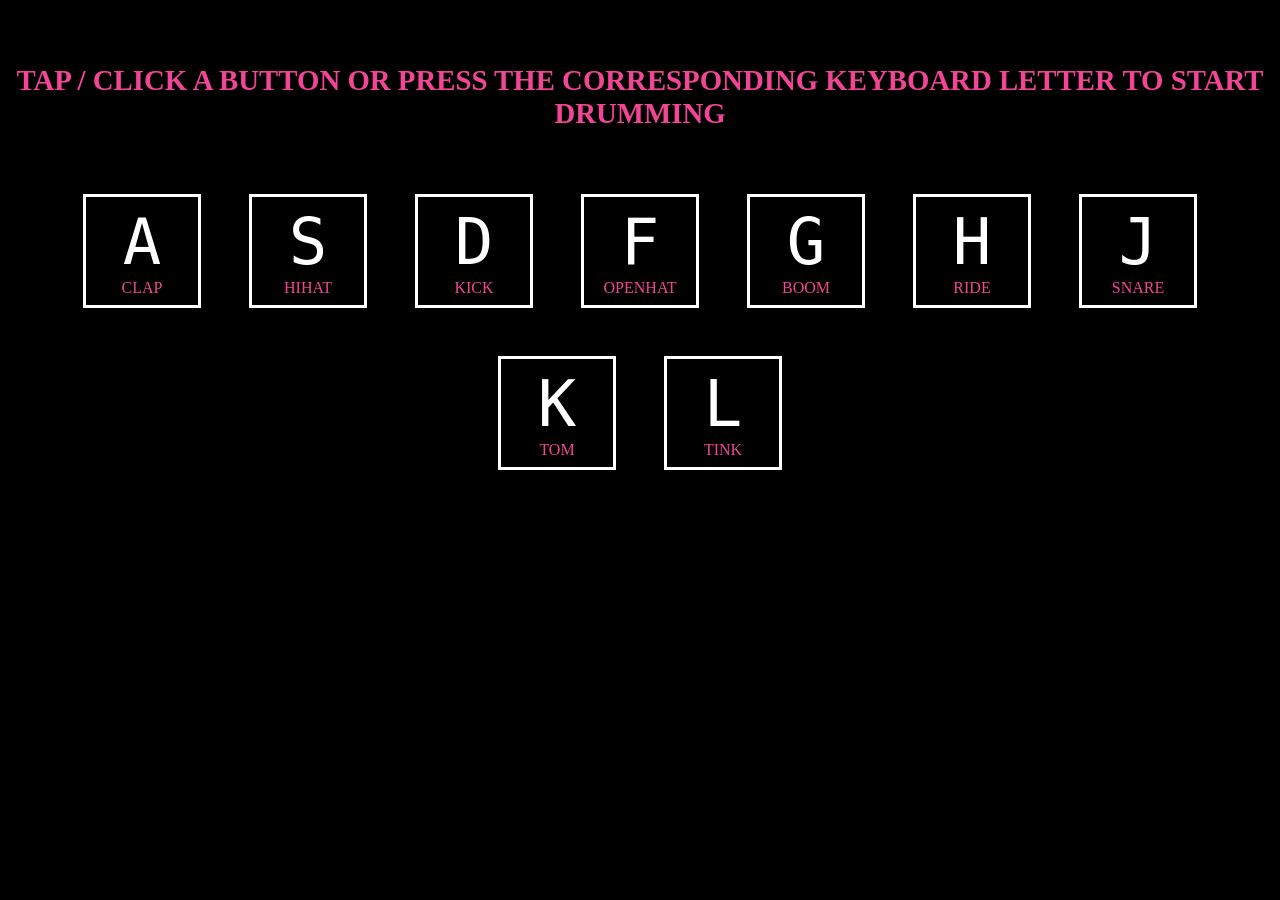
<file: Index.html>
<!DOCTYPE html>
<html lang="en">
  <head>
    <meta charset="UTF-8" />
    <meta http-equiv="X-UA-Compatible" content="IE=edge" />
    <meta name="viewport" content="width=device-width, initial-scale=1.0" />
    <title>The Drum Kit</title>
    <link rel="shortcut icon" href="#" />
    <link rel="stylesheet" href="./style.css" />
  </head>

  <body>
    <h1>
      Tap / Click a button or press the corresponding keyboard letter to start
      drumming
    </h1>
    <div class="keys">
      <div class="key" data-key="65">
        <kbd>a</kbd>
        <span class="sound">clap</span>
      </div>
      <div class="key" data-key="83">
        <kbd>s</kbd>
        <span class="sound">hihat</span>
      </div>
      <div class="key" data-key="68">
        <kbd>d</kbd>
        <span class="sound">kick</span>
      </div>
      <div class="key" data-key="70">
        <kbd>f</kbd>
        <span class="sound">openhat</span>
      </div>
      <div class="key" data-key="71">
        <kbd>g</kbd>
        <span class="sound">boom</span>
      </div>
      <div class="key" data-key="72">
        <kbd>h</kbd>
        <span class="sound">ride</span>
      </div>
      <div class="key" data-key="74">
        <kbd>j</kbd>
        <span class="sound">snare</span>
      </div>
      <div class="key" data-key="75">
        <kbd>k</kbd>
        <span class="sound">tom</span>
      </div>
      <div class="key" data-key="76">
        <kbd>l</kbd>
        <span class="sound">tink</span>
      </div>
    </div>

    <audio preload="auto" data-key="65" src="./sounds/clap.wav"></audio>
    <audio preload="auto" data-key="83" src="./sounds/hihat.wav"></audio>
    <audio preload="auto" data-key="68" src="./sounds/kick.wav"></audio>
    <audio preload="auto" data-key="70" src="./sounds/openhat.wav"></audio>
    <audio preload="auto" data-key="71" src="./sounds/boom.wav"></audio>
    <audio preload="auto" data-key="72" src="./sounds/ride.wav"></audio>
    <audio preload="auto" data-key="74" src="./sounds/snare.wav"></audio>
    <audio preload="auto" data-key="75" src="./sounds/tom.wav"></audio>
    <audio preload="auto" data-key="76" src="./sounds/tink.wav"></audio>

    <script src="./main.js"></script>
  </body>
</html>
</file>
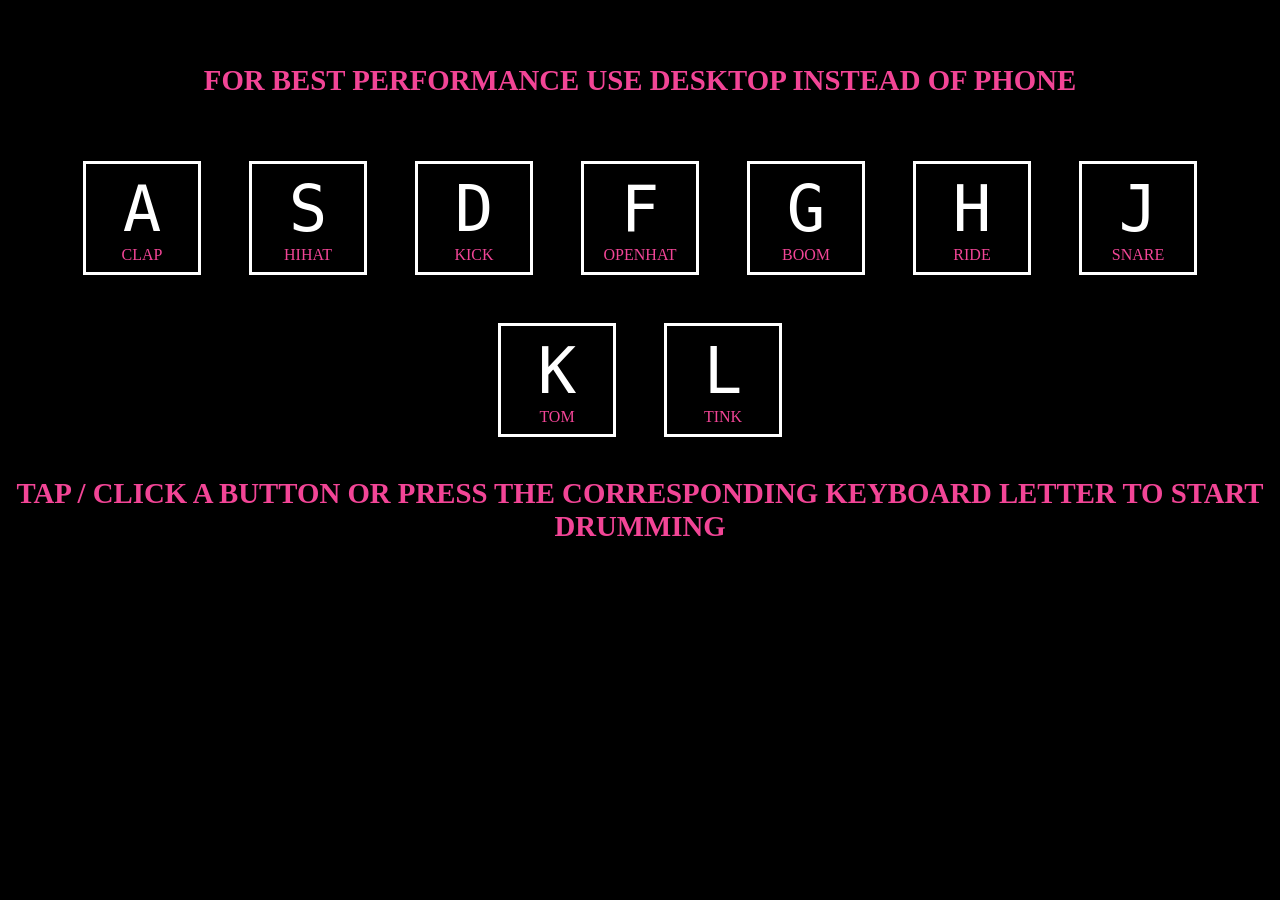
<file: index.html>
<!DOCTYPE html>
<html lang="en">
  <head>
    <meta charset="UTF-8" />
    <meta http-equiv="X-UA-Compatible" content="IE=edge" />
    <meta name="viewport" content="width=device-width, initial-scale=1.0" />
    <title>The Drum Kit</title>
    <link rel="shortcut icon" href="#" />
    <link rel="stylesheet" href="./style.css" />
  </head>

  <body>
    <h1>For Best performance use desktop instead of phone</h1>
    <div class="keys">
      <div class="key" data-key="65">
        <kbd>a</kbd>
        <span class="sound">clap</span>
      </div>
      <div class="key" data-key="83">
        <kbd>s</kbd>
        <span class="sound">hihat</span>
      </div>
      <div class="key" data-key="68">
        <kbd>d</kbd>
        <span class="sound">kick</span>
      </div>
      <div class="key" data-key="70">
        <kbd>f</kbd>
        <span class="sound">openhat</span>
      </div>
      <div class="key" data-key="71">
        <kbd>g</kbd>
        <span class="sound">boom</span>
      </div>
      <div class="key" data-key="72">
        <kbd>h</kbd>
        <span class="sound">ride</span>
      </div>
      <div class="key" data-key="74">
        <kbd>j</kbd>
        <span class="sound">snare</span>
      </div>
      <div class="key" data-key="75">
        <kbd>k</kbd>
        <span class="sound">tom</span>
      </div>
      <div class="key" data-key="76">
        <kbd>l</kbd>
        <span class="sound">tink</span>
      </div>
    </div>
    <h2>
      Tap / Click a button or press the corresponding keyboard letter to start
      drumming
    </h2>

    <audio preload="auto" data-key="65" src="./sounds/clap.wav"></audio>
    <audio preload="auto" data-key="83" src="./sounds/hihat.wav"></audio>
    <audio preload="auto" data-key="68" src="./sounds/kick.wav"></audio>
    <audio preload="auto" data-key="70" src="./sounds/openhat.wav"></audio>
    <audio preload="auto" data-key="71" src="./sounds/boom.wav"></audio>
    <audio preload="auto" data-key="72" src="./sounds/ride.wav"></audio>
    <audio preload="auto" data-key="74" src="./sounds/snare.wav"></audio>
    <audio preload="auto" data-key="75" src="./sounds/tom.wav"></audio>
    <audio preload="auto" data-key="76" src="./sounds/tink.wav"></audio>

    <script src="./main.js"></script>
  </body>
</html>
</file>
<file: style.css>
html {
  background: #000;
  text-transform: uppercase;
}

h1, h2 {
  color: hsl(332, 87%, 61%);
  text-align: center;
  font-size: 1.2rem;
  margin-top: 4rem;
}

h2 {
  margin-top: 2.5rem;
}

.keys {
  align-content: center;
  margin-top: 2rem;
  display: flex;
  justify-content: center;
  align-items: center;
  gap: 1rem;
  flex-wrap: wrap;
}

kbd {
  font-size: 2rem;
}

span {
  color: hsl(332, 87%, 61%);
}

.key {
  border: white 0.2rem solid;
  padding: 0.5rem 2.5rem;
  color: white;
  background: rgba(0, 0, 0, 0.746);
  display: flex;
  flex-direction: column;
  align-items: center;
  transition: all 0.07s;
  width: 1rem;
}

.key:hover {
  cursor: pointer;
}

.playing {
  transform: scale(1.1);
  border-color: hsl(332, 87%, 61%);
  box-shadow: 0 0 0.7rem hsl(332, 87%, 61%);
}

p {
  color: white;
}

@media (min-width: 900px) {
  .keys {
    gap: 3rem;
    margin-top: 4rem;
  }

  h1, h2 {
    font-size: 1.8rem;
  }

  kbd {
    font-size: 4rem;
  }

  .key {
    width: 2rem;
  }
}
</file>
